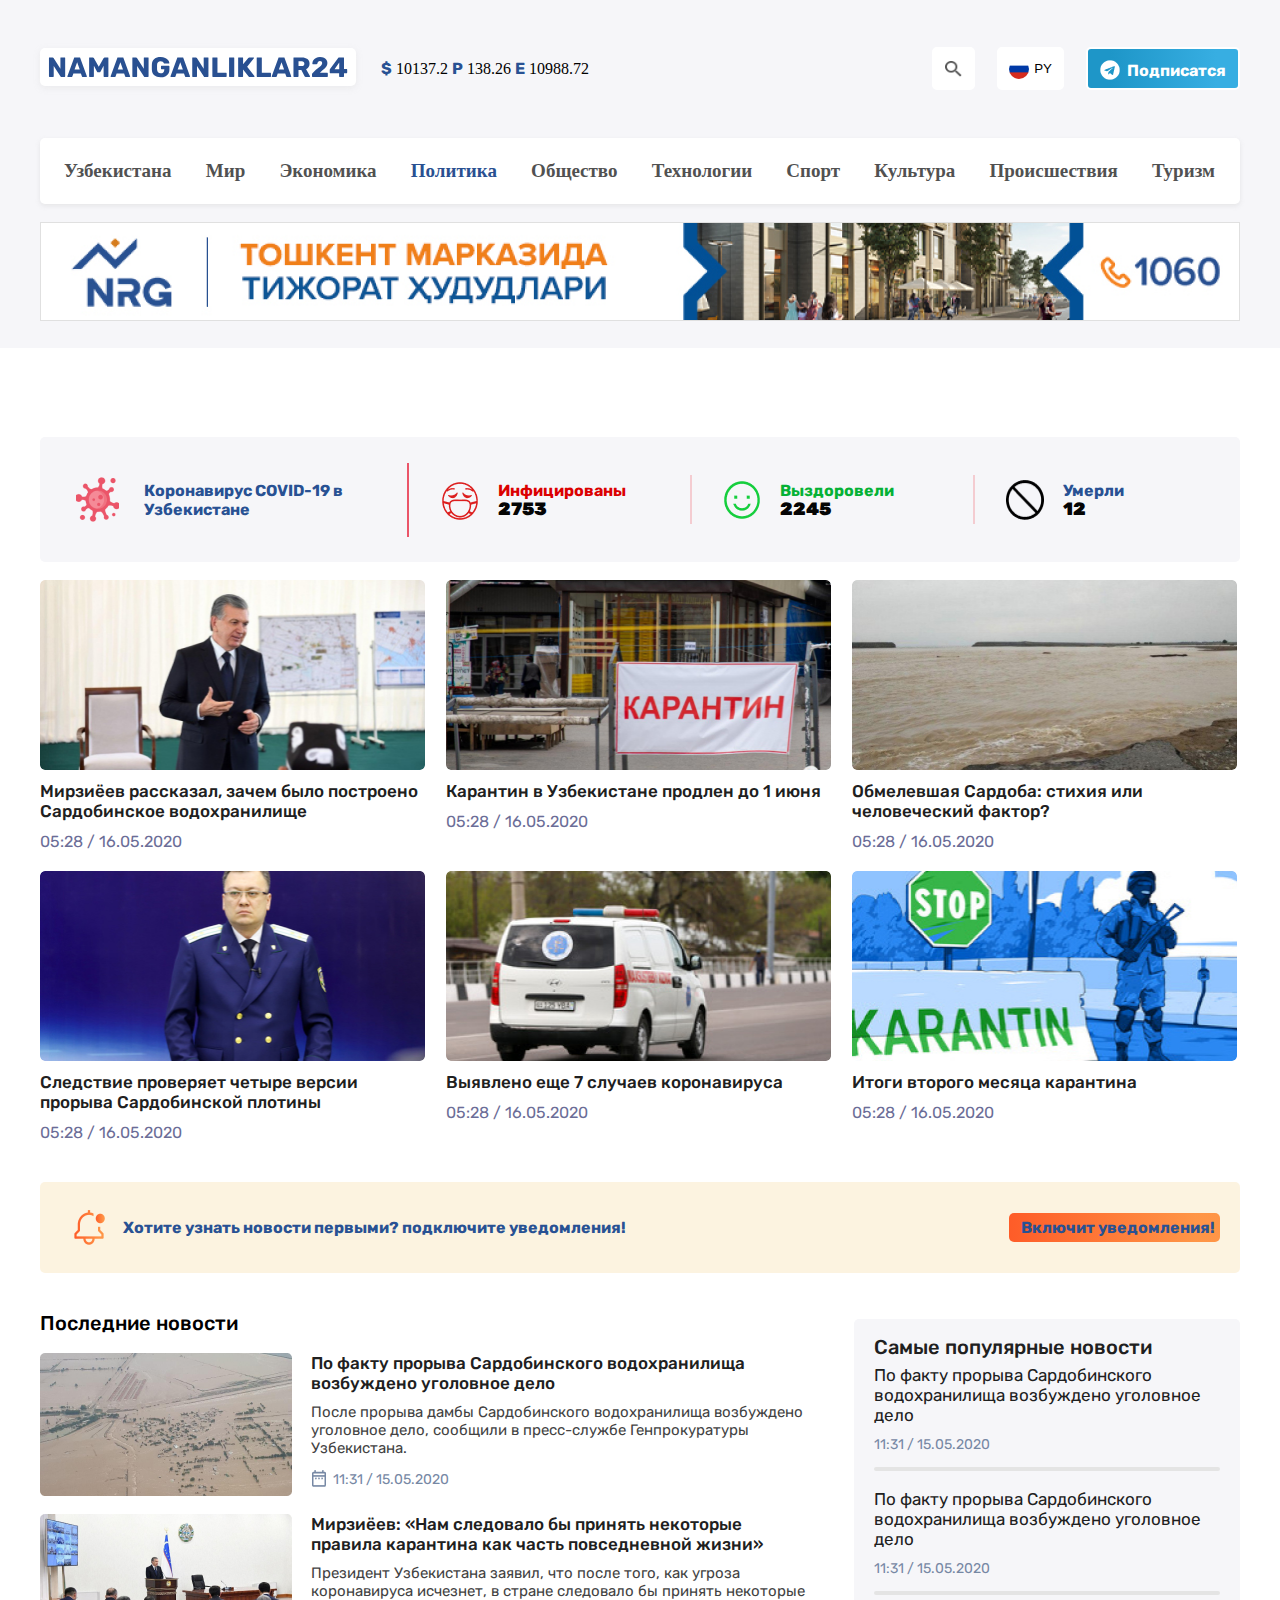
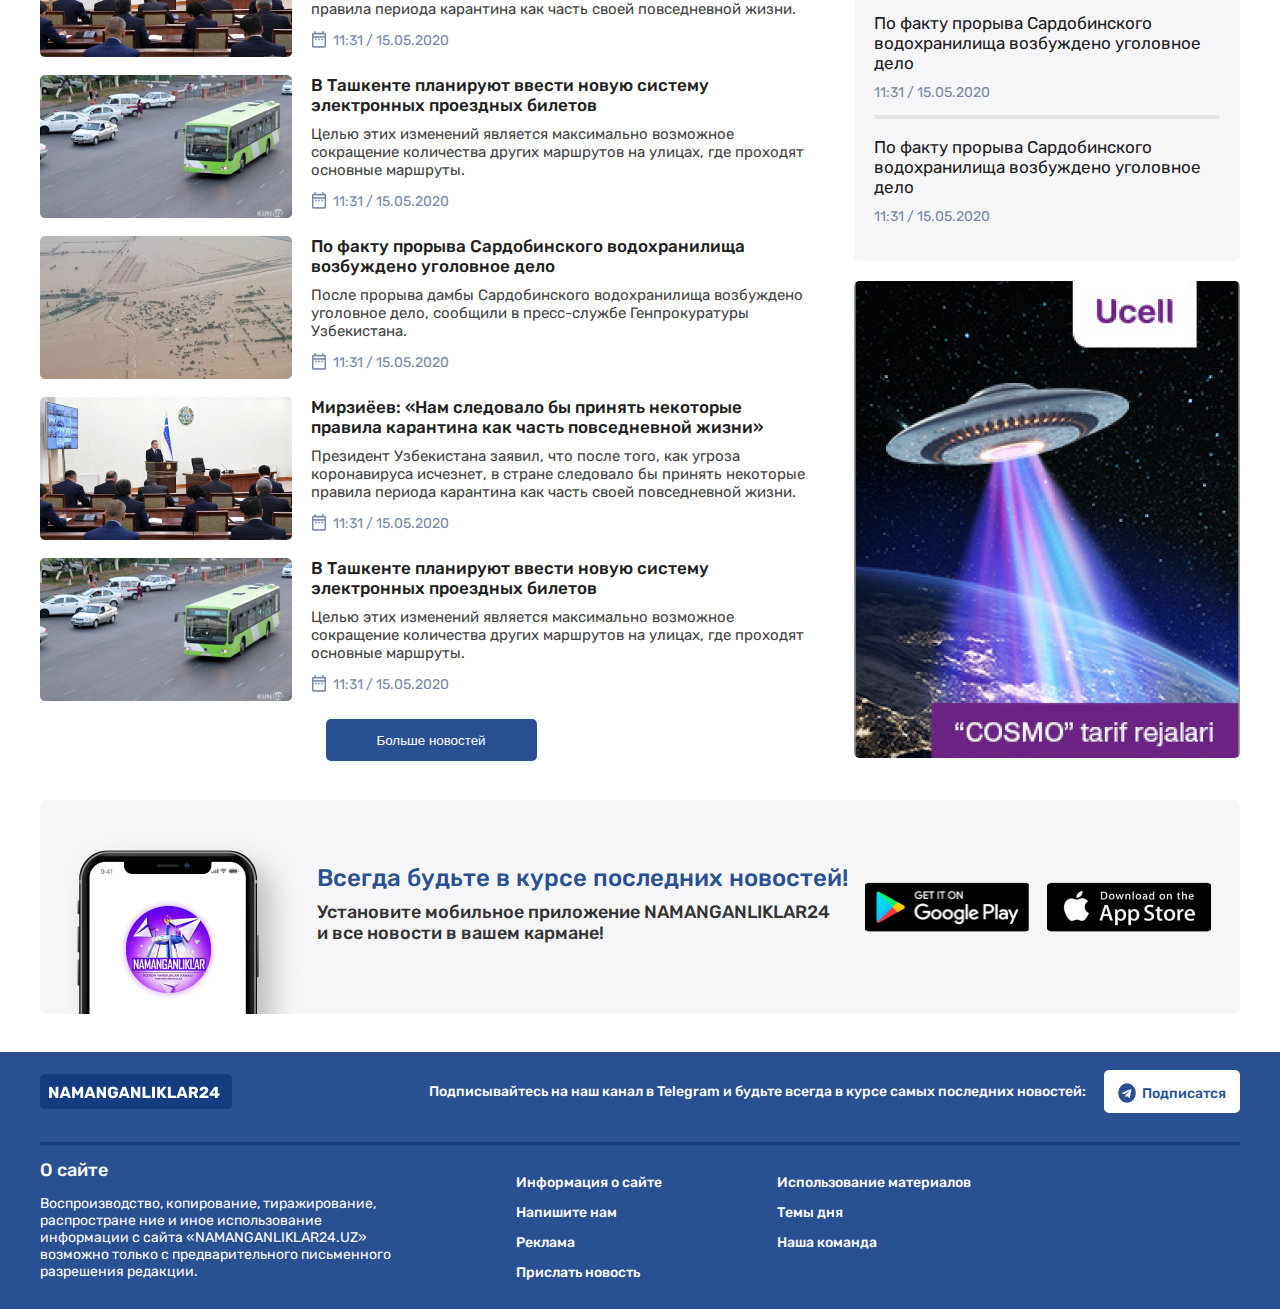
<file: index.html>
<!DOCTYPE html>
<html lang="en">
  <head>
    <meta charset="UTF-8" />
    <meta http-equiv="X-UA-Compatible" content="IE=edge" />
    <meta name="viewport" content="width=device-width, initial-scale=1.0" />
    <link rel="stylesheet" href="./main2.css" />
    <title>NAMANGANLIKLAR24.UZ</title>
  </head>
  <body>
    <header>
      <div class="container">
        <div class="header-box">
          <div class="logo">
            <a href="index.html">
              <img
                class="namangan-img"
                src="./images/logo.svg"
                alt="namangan24"
              />
            </a>
            <p class="currensy">
              <b class="currency-icon texts">$</b> 10137.2
              <b class="currency-icon texts">P</b> 138.26
              <b class="currency-icon texts">E</b> 10988.72
            </p>
          </div>
          <div class="header-btns">
            <button class="btn1">
              <img
                src="./images/Vector.jpg"
                alt="lupa"
                width="17.5px"
                height="15.5px"
              />
            </button>
            <button class="btn2">
              <img src="./images/flag.png" alt="bayroq" class="flag" />
              <p>PY</p>
            </button>
            <button class="btn3">
              <img src="./images/telegram.png" alt="telegram icon" />
              <a href="./contact.html" id="podpis" class="telegram texts"
                >Подписатся</a
              >
            </button>
          </div>
        </div>
        <nav>
          <ul class="nav-list">
            <a href="#"><li class="nav-items">Узбекистана</li></a>
            <a href="#"><li class="nav-items">Мир</li></a>
            <a href="#"><li class="nav-items">Экономика</li></a>
            <a href="./article.html" target="_blank">
              <li id="nav-items-id" class="nav-items">Политика</li></a
            >
            <a href="#"><li class="nav-items">Общество</li></a>
            <a href="#"><li class="nav-items">Технологии</li></a>
            <a href="#"><li class="nav-items">Спорт</li></a>
            <a href="#"><li class="nav-items">Культура</li></a>
            <a href="#"><li class="nav-items">Происшествия</li></a>
            <a href="#"><li class="nav-items">Туризм</li></a>
          </ul>
        </nav>
        <img
          src="./images/Rectangle.png"
          alt="reklama"
          class="header-img"
          width="1200px"
          height="99px"
        />
      </div>
    </header>
    <main>
      <div class="container">
        <section class="hero">
          <div class="statistc">
            <div class="carona">
              <img
                src="./images/carona.png"
                alt="covid 19"
                class="carona-icon"
              />
              <h5 class="carona-title texts">
                Коронавирус COVID-19 в Узбекистане
              </h5>
            </div>
            <img src="./images/line1.png" alt="a line" class="vertical-line1" />
            <div class="ils">
              <img src="./images/emojiill.png" alt="ill icon" class="icons" />
              <h6 id="ills" class="ils-title texts">
                Инфицированы <br /><b>2753</b>
              </h6>
            </div>
            <img
              src="./images/Rectangle2.png"
              alt="a line"
              class="vertical-line2"
            />
            <div class="healthy">
              <img src="./images/smile.png" alt="ill icon" class="icons" />
              <h6 id="recovery" class="ils-title texts">
                Выздоровели <br /><b>2245</b>
              </h6>
            </div>
            <img
              src="./images/Rectangle2.png"
              alt="a line"
              class="vertical-line2"
            />
            <div class="deads">
              <img
                src="./images/Vector-line.png"
                alt="ill icon"
                class="icons"
              />
              <h6 class="ils-title texts">Умерли <br /><b>12</b></h6>
            </div>
          </div>
          <div class="cards">
            <div class="main-card">
              <img
                src="./images/prezident@2x.jpg"
                alt="Shavkat Mirziyoyev"
                width="385px"
                height="190px"
                class="card-img"
              />
              <h6 class="img-caption texts">
                Мирзиёев рассказал, зачем было построено Сардобинское
                водохранилище
              </h6>
              <p class="time texts">05:28 / 16.05.2020</p>
            </div>
            <div class="main-card">
              <img
                src="./images/karantin.jpg"
                alt="Shavkat Mirziyoyev"
                width="385px"
                height="190px"
                class="card-img"
              />
              <h6 class="img-caption texts">
                Карантин в Узбекистане продлен до 1 июня
              </h6>
              <p class="time texts">05:28 / 16.05.2020</p>
            </div>
            <div class="main-card">
              <img
                src="./images/sardoba.jpg"
                alt="Sardoba"
                width="385px"
                height="190px"
                class="card-img"
              />
              <h6 class="img-caption texts">
                Обмелевшая Сардоба: стихия или человеческий фактор?
              </h6>
              <p class="time texts">05:28 / 16.05.2020</p>
            </div>
            <div class="main-card">
              <img
                src="./images/prokuror.jpg"
                alt="Shavkat Mirziyoyev"
                width="385px"
                height="190px"
                class="card-img"
              />
              <h6 class="img-caption texts">
                Следствие проверяет четыре версии прорыва Сардобинской плотины
              </h6>
              <p class="time texts">05:28 / 16.05.2020</p>
            </div>
            <div class="main-card">
              <img
                src="./images/tez-yordam.jpg"
                alt="Shavkat Mirziyoyev"
                width="385px"
                height="190px"
                class="card-img"
              />
              <h6 class="img-caption texts">
                Выявлено еще 7 случаев коронавируса
              </h6>
              <p class="time texts">05:28 / 16.05.2020</p>
            </div>
            <div class="main-card">
              <img
                src="./images/stop-karantin.jpg"
                alt="Shavkat Mirziyoyev"
                width="385px"
                height="190px"
                class="card-img"
              />
              <h6 class="img-caption texts">Итоги второго месяца карантина</h6>
              <p class="time texts">05:28 / 16.05.2020</p>
            </div>
          </div>
          <div class="notification">
            <div class="noti-left">
              <img
                src="./images/bell-icon.png"
                alt="bell icon"
                width="31px"
                height="35px"
              />
              <p class="noti-text texts">
                Хотите узнать новости первыми? подключите уведомления!
              </p>
            </div>
            <button class="btn4">
              <a href="#" class="telegram texts">Включит уведомления!</a>
            </button>
          </div>
        </section>
        <section class="article-section">
          <div class="article">
            <h3 class="article-header-title">Последние новости</h3>
            <div class="row">
              <img
                src="./images/rasm1.png"
                alt="sputnik"
                width="252px"
                height="143px"
              />
              <div class="article-right">
                <h4 class="article-title texts">
                  По факту прорыва Сардобинского водохранилища возбуждено
                  уголовное дело
                </h4>
                <p class="article-subtitle">
                  После прорыва дамбы Сардобинского водохранилища возбуждено
                  уголовное дело, сообщили в пресс-службе Генпрокуратуры
                  Узбекистана.
                </p>
                <div class="time-icon">
                  <img src="./images/time-icon.png" alt="taymer" />
                  <p class="time-value">11:31 / 15.05.2020</p>
                </div>
              </div>
            </div>
            <div class="row">
              <img
                src="./images/prezident2.png"
                alt="prizident"
                width="252px"
                height="143px"
              />
              <div class="article-right">
                <h4 class="article-title texts">
                  Мирзиёев: «Нам следовало бы принять некоторые правила
                  карантина как часть повседневной жизни»
                </h4>
                <p class="article-subtitle">
                  Президент Узбекистана заявил, что после того, как угроза
                  коронавируса исчезнет, в стране следовало бы принять некоторые
                  правила периода карантина как часть своей повседневной жизни.
                </p>
                <div class="time-icon">
                  <img src="./images/time-icon.png" alt="taymer" />
                  <p class="time-value">11:31 / 15.05.2020</p>
                </div>
              </div>
            </div>
            <div class="row">
              <img
                src="./images/avtobus.png"
                alt="sputnik"
                width="252px"
                height="143px"
              />
              <div class="article-right">
                <h4 class="article-title texts">
                  В Ташкенте планируют ввести новую систему электронных
                  проездных билетов
                </h4>
                <p class="article-subtitle">
                  Целью этих изменений является максимально возможное сокращение
                  количества других маршрутов на улицах, где проходят основные
                  маршруты.
                </p>
                <div class="time-icon">
                  <img src="./images/time-icon.png" alt="taymer" />
                  <p class="time-value">11:31 / 15.05.2020</p>
                </div>
              </div>
            </div>
            <div class="row">
              <img
                src="./images/rasm1.png"
                alt="sputnik"
                width="252px"
                height="143px"
              />
              <div class="article-right">
                <h4 class="article-title texts">
                  По факту прорыва Сардобинского водохранилища возбуждено
                  уголовное дело
                </h4>
                <p class="article-subtitle">
                  После прорыва дамбы Сардобинского водохранилища возбуждено
                  уголовное дело, сообщили в пресс-службе Генпрокуратуры
                  Узбекистана.
                </p>
                <div class="time-icon">
                  <img src="./images/time-icon.png" alt="taymer" />
                  <p class="time-value">11:31 / 15.05.2020</p>
                </div>
              </div>
            </div>
            <div class="row">
              <img
                src="./images/prezident2.png"
                alt="sputnik"
                width="252px"
                height="143px"
              />
              <div class="article-right">
                <h4 class="article-title texts">
                  Мирзиёев: «Нам следовало бы принять некоторые правила
                  карантина как часть повседневной жизни»
                </h4>
                <p class="article-subtitle">
                  Президент Узбекистана заявил, что после того, как угроза
                  коронавируса исчезнет, в стране следовало бы принять некоторые
                  правила периода карантина как часть своей повседневной жизни.
                </p>
                <div class="time-icon">
                  <img src="./images/time-icon.png" alt="taymer" />
                  <p class="time-value">11:31 / 15.05.2020</p>
                </div>
              </div>
            </div>
            <div class="row">
              <img
                src="./images/avtobus.png"
                alt="sputnik"
                width="252px"
                height="143px"
              />
              <div class="article-right">
                <h4 class="article-title texts">
                  В Ташкенте планируют ввести новую систему электронных
                  проездных билетов
                </h4>
                <p class="article-subtitle">
                  Целью этих изменений является максимально возможное сокращение
                  количества других маршрутов на улицах, где проходят основные
                  маршруты.
                </p>
                <div class="time-icon">
                  <img src="./images/time-icon.png" alt="taymer" />
                  <p class="time-value">11:31 / 15.05.2020</p>
                </div>
              </div>
            </div>
            <div class="row-button">
              <button class="btn-button">
                <a href="#" class="btn5">Больше новостей</a>
              </button>
            </div>
          </div>
          <aside>
            <div class="aside-article">
              <h4 class="aside-title">Cамые популярные новости</h4>
              <p class="aside-subtitle texts">
                По факту прорыва Сардобинского водохранилища возбуждено
                уголовное дело
              </p>
              <p class="time-value aside-time">11:31 / 15.05.2020</p>
              <hr class="aside-line" />
              <p class="aside-subtitle texts">
                По факту прорыва Сардобинского водохранилища возбуждено
                уголовное дело
              </p>
              <p class="time-value aside-time">11:31 / 15.05.2020</p>
              <hr class="aside-line" />
              <p class="aside-subtitle texts">
                По факту прорыва Сардобинского водохранилища возбуждено
                уголовное дело
              </p>
              <p class="time-value aside-time">11:31 / 15.05.2020</p>
              <hr class="aside-line" />
              <p class="aside-subtitle texts">
                По факту прорыва Сардобинского водохранилища возбуждено
                уголовное дело
              </p>
              <p class="time-value aside-time">11:31 / 15.05.2020</p>
            </div>
            <img src="./images/cosmos.png" alt="cosmos" class="aside-img" />
          </aside>
        </section>
        <section class="advertising-section">
          <div class="advertising">
            <img
              src="./images/telephone.png"
              alt="phone"
              class="advertising-img"
            />
            <div class="advertising-text">
              <h3 class="adver-text-title texts">
                Всегда будьте в курсе последних новостей!
              </h3>
              <p class="adver-text-subtitle">
                Установите мобильное приложение NAMANGANLIKLAR24 и все новости в
                вашем кармане!
              </p>
            </div>
            <div class="daonload">
              <img
                src="./images/googleplay 1.png"
                alt="google play"
                width="164px"
                height="50px"
                class="img-app"
              />
              <img
                src="./images/appstore.png"
                alt="app store"
                width="164px"
                height="50px"
              />
            </div>
          </div>
        </section>
      </div>
    </main>
    <footer>
      <div class="container">
        <div class="footer-source">
          <div class="footer-logo">
            <a href="#">
              <img
                src="images/NAMANGANLIKLAR24-footer.png"
                alt="namanganliklaR"
                class="footer-img"
              />
            </a>
          </div>
          <div class="footer-right">
            <p class="adv-rel">
              Подписывайтесь на наш канал в Telegram и будьте всегда в курсе
              самых последних новостей:
            </p>
            <button class="btn3 footer-btn">
              <img src="./images/cib_telegram.png" alt="telegram icon" />
              <a href="#" class="telegram1 texts">Подписатся</a>
            </button>
          </div>
        </div>
        <div class="footer-line">
          <img src="./images/footer-line.png" alt="a line" />
        </div>
        <div class="about-website">
          <div class="about-web1">
            <h6 class="about-web-title">О сайте</h6>
            <p class="about-text">
              Воспроизводство, копирование, тиражирование, распростране ние и
              иное использование информации с сайта «NAMANGANLIKLAR24.UZ»
              возможно только с предварительного письменного разрешения
              редакции.
            </p>
          </div>
          <div class="about-web2">
            <ul class="footer-list">
              <li class="footer-item">Информация о сайте</li>
              <li class="footer-item">Напишите нам</li>
              <li class="footer-item">Реклама</li>
              <li class="footer-item">Прислать новость</li>
            </ul>
          </div>
          <div class="about-web3">
            <ul class="footer-list-latest">
              <li class="latest-list">Использование материалов</li>
              <li class="latest-list">Темы дня</li>
              <li class="latest-list">Наша команда</li>
            </ul>
          </div>
        </div>
      </div>
    </footer>
    <script src="./js/index.js"></script>
  </body>
</html>
</file>
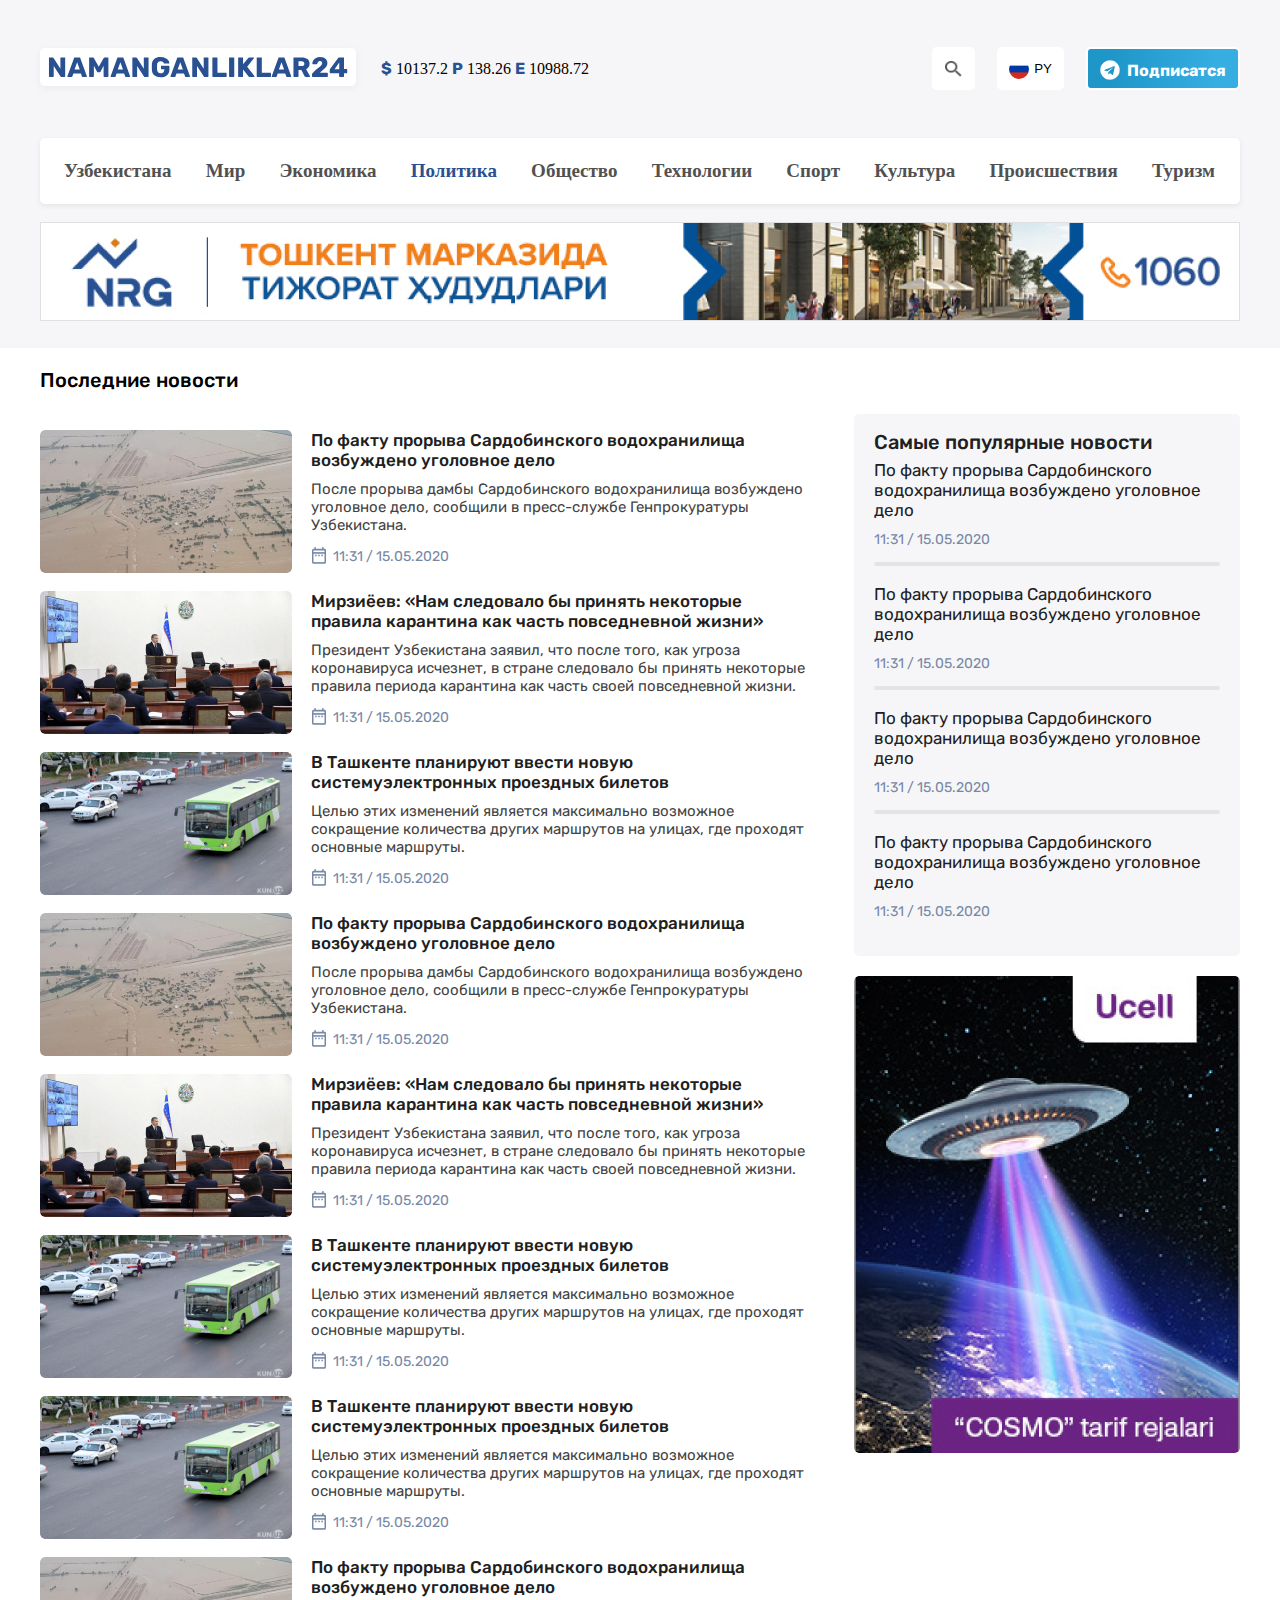
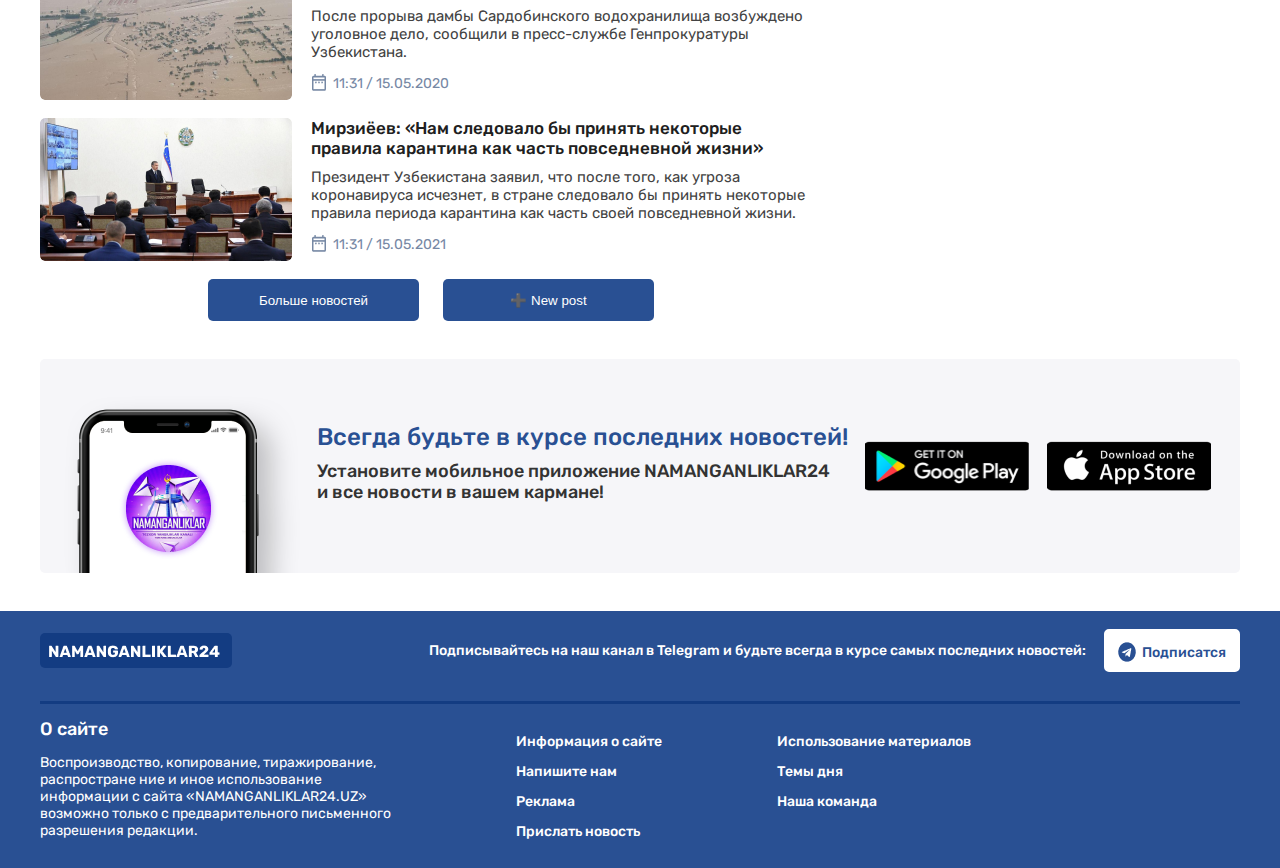
<file: article.html>
<!DOCTYPE html>
<html lang="en">
	<head>
		<meta charset="UTF-8" />
		<meta http-equiv="X-UA-Compatible" content="IE=edge" />
		<meta name="viewport" content="width=device-width, initial-scale=1.0" />
		<link rel="stylesheet" href="./main2.css" />
		<title>NAMANGANLIKLAR24.UZ</title>
	</head>
	<body>
		<header>
			<div class="container">
				<div class="header-box">
					<div class="logo">
						<a href="index.html">
							<img
								class="namangan-img"
								src="./images/logo.svg"
								alt="namangan24" />
						</a>
						<p class="currensy">
							<b class="currency-icon texts">$</b> 10137.2
							<b class="currency-icon texts">P</b> 138.26
							<b class="currency-icon texts">E</b> 10988.72
						</p>
					</div>
					<div class="header-btns">
						<button class="btn1">
							<img
								src="./images/Vector.jpg"
								alt="lupa"
								width="17.5px"
								height="15.5px" />
						</button>
						<button class="btn2">
							<img src="./images/flag.png" alt="bayroq" class="flag" />
							<p>PY</p>
						</button>
						<button class="btn3">
							<img src="./images/telegram.png" alt="telegram icon" />
							<a href="./contact.html" id="podpis" class="telegram texts"
								>Подписатся</a
							>
						</button>
					</div>
				</div>
				<nav>
					<ul class="nav-list">
						<a href="./index.html" target="_parent"
							><li class="nav-items">Узбекистана</li></a
						>
						<a href="#"><li class="nav-items">Мир</li></a>
						<a href="#"><li class="nav-items">Экономика</li></a>
						<a href="#">
							<li id="nav-items-id" class="nav-items">Политика</li></a
						>
						<a href="#"><li class="nav-items">Общество</li></a>
						<a href="#"><li class="nav-items">Технологии</li></a>
						<a href="#"><li class="nav-items">Спорт</li></a>
						<a href="#"><li class="nav-items">Культура</li></a>
						<a href="#"><li class="nav-items">Происшествия</li></a>
						<a href="#"><li class="nav-items">Туризм</li></a>
					</ul>
				</nav>
				<img
					src="./images/Rectangle.png"
					alt="reklama"
					class="header-img"
					width="1200px"
					height="99px" />
			</div>
		</header>
		<main>
			<div class="container">
				<section style="margin-top: 20px" class="article-section">
					<div class="articles">
						<h3 class="article-header-title">Последние новости</h3>
						<div class="article"></div>
						<!-- <div class="article">
							<div class="row">
								<img
									src="./images/rasm1.png"
									alt="sputnik"
									width="252px"
									height="143px" />
								<div class="article-right">
									<h4 class="article-title texts">
										По факту прорыва Сардобинского водохранилища
										возбуждено уголовное дело
									</h4>
									<p class="article-subtitle">
										После прорыва дамбы Сардобинского водохранилища
										возбуждено уголовное дело, сообщили в пресс-службе
										Генпрокуратуры Узбекистана.
									</p>
									<div class="time-icon">
										<img src="./images/time-icon.png" alt="taymer" />
										<p class="time-value">11:31 / 15.05.2020</p>
									</div>
								</div>
							</div>
							<div class="row">
								<img
									src="./images/prezident2.png"
									alt="prizident"
									width="252px"
									height="143px" />
								<div class="article-right">
									<h4 class="article-title texts">
										Мирзиёев: «Нам следовало бы принять некоторые
										правила карантина как часть повседневной жизни»
									</h4>
									<p class="article-subtitle">
										Президент Узбекистана заявил, что после того, как
										угроза коронавируса исчезнет, в стране следовало
										бы принять некоторые правила периода карантина как
										часть своей повседневной жизни.
									</p>
									<div class="time-icon">
										<img src="./images/time-icon.png" alt="taymer" />
										<p class="time-value">11:31 / 15.05.2020</p>
									</div>
								</div>
							</div>
							<div class="row">
								<img
									src="./images/avtobus.png"
									alt="sputnik"
									width="252px"
									height="143px" />
								<div class="article-right">
									<h4 class="article-title texts">
										В Ташкенте планируют ввести новую систему
										электронных проездных билетов
									</h4>
									<p class="article-subtitle">
										Целью этих изменений является максимально
										возможное сокращение количества других маршрутов
										на улицах, где проходят основные маршруты.
									</p>
									<div class="time-icon">
										<img src="./images/time-icon.png" alt="taymer" />
										<p class="time-value">11:31 / 15.05.2020</p>
									</div>
								</div>
							</div>
							<div class="row">
								<img
									src="./images/rasm1.png"
									alt="sputnik"
									width="252px"
									height="143px" />
								<div class="article-right">
									<h4 class="article-title texts">
										По факту прорыва Сардобинского водохранилища
										возбуждено уголовное дело
									</h4>
									<p class="article-subtitle">
										После прорыва дамбы Сардобинского водохранилища
										возбуждено уголовное дело, сообщили в пресс-службе
										Генпрокуратуры Узбекистана.
									</p>
									<div class="time-icon">
										<img src="./images/time-icon.png" alt="taymer" />
										<p class="time-value">11:31 / 15.05.2020</p>
									</div>
								</div>
							</div>
							<div class="row">
								<img
									src="./images/prezident2.png"
									alt="sputnik"
									width="252px"
									height="143px" />
								<div class="article-right">
									<h4 class="article-title texts">
										Мирзиёев: «Нам следовало бы принять некоторые
										правила карантина как часть повседневной жизни»
									</h4>
									<p class="article-subtitle">
										Президент Узбекистана заявил, что после того, как
										угроза коронавируса исчезнет, в стране следовало
										бы принять некоторые правила периода карантина как
										часть своей повседневной жизни.
									</p>
									<div class="time-icon">
										<img src="./images/time-icon.png" alt="taymer" />
										<p class="time-value">11:31 / 15.05.2020</p>
									</div>
								</div>
							</div>
							<div class="row">
								<img
									src="./images/avtobus.png"
									alt="sputnik"
									width="252px"
									height="143px" />
								<div class="article-right">
									<h4 class="article-title texts">
										В Ташкенте планируют ввести новую систему
										электронных проездных билетов
									</h4>
									<p class="article-subtitle">
										Целью этих изменений является максимально
										возможное сокращение количества других маршрутов
										на улицах, где проходят основные маршруты.
									</p>
									<div class="time-icon">
										<img src="./images/time-icon.png" alt="taymer" />
										<p class="time-value">11:31 / 15.05.2020</p>
									</div>
								</div>
							</div>
							<div class="row">
								<img
									src="./images/avtobus.png"
									alt="sputnik"
									width="252px"
									height="143px" />
								<div class="article-right">
									<h4 class="article-title texts">
										В Ташкенте планируют ввести новую систему
										электронных проездных билетов
									</h4>
									<p class="article-subtitle">
										Целью этих изменений является максимально
										возможное сокращение количества других маршрутов
										на улицах, где проходят основные маршруты.
									</p>
									<div class="time-icon">
										<img src="./images/time-icon.png" alt="taymer" />
										<p class="time-value">11:31 / 15.05.2020</p>
									</div>
								</div>
							</div>
							<div class="row">
								<img
									src="./images/rasm1.png"
									alt="sputnik"
									width="252px"
									height="143px" />
								<div class="article-right">
									<h4 class="article-title texts">
										По факту прорыва Сардобинского водохранилища
										возбуждено уголовное дело
									</h4>
									<p class="article-subtitle">
										После прорыва дамбы Сардобинского водохранилища
										возбуждено уголовное дело, сообщили в пресс-службе
										Генпрокуратуры Узбекистана.
									</p>
									<div class="time-icon">
										<img src="./images/time-icon.png" alt="taymer" />
										<p class="time-value">11:31 / 15.05.2020</p>
									</div>
								</div>
							</div>
							<div class="row">
								<img
									src="./images/prezident2.png"
									alt="sputnik"
									width="252px"
									height="143px" />
								<div class="article-right">
									<h4 class="article-title texts">
										Мирзиёев: «Нам следовало бы принять некоторые
										правила карантина как часть повседневной жизни»
									</h4>
									<p class="article-subtitle">
										Президент Узбекистана заявил, что после того, как
										угроза коронавируса исчезнет, в стране следовало
										бы принять некоторые правила периода карантина как
										часть своей повседневной жизни.
									</p>
									<div class="time-icon">
										<img src="./images/time-icon.png" alt="taymer" />
										<p class="time-value">11:31 / 15.05.2020</p>
									</div>
								</div>
							</div>
							
						</div> -->
						<div class="row-button">
							<a href="./list.html" class="btn5">
								<button id="btn" class="btn-button">
									Больше новостей
								</button>
							</a>
							<button
								class="add-post btn-button"
								id="btn"
								style="margin-left: 20px">
								➕ New post
							</button>
						</div>
					</div>
					<aside>
						<div class="aside-article">
							<h4 class="aside-title">Cамые популярные новости</h4>
							<p class="aside-subtitle texts">
								По факту прорыва Сардобинского водохранилища возбуждено
								уголовное дело
							</p>
							<p class="time-value aside-time">11:31 / 15.05.2020</p>
							<hr class="aside-line" />
							<p class="aside-subtitle texts">
								По факту прорыва Сардобинского водохранилища возбуждено
								уголовное дело
							</p>
							<p class="time-value aside-time">11:31 / 15.05.2020</p>
							<hr class="aside-line" />
							<p class="aside-subtitle texts">
								По факту прорыва Сардобинского водохранилища возбуждено
								уголовное дело
							</p>
							<p class="time-value aside-time">11:31 / 15.05.2020</p>
							<hr class="aside-line" />
							<p class="aside-subtitle texts">
								По факту прорыва Сардобинского водохранилища возбуждено
								уголовное дело
							</p>
							<p class="time-value aside-time">11:31 / 15.05.2020</p>
						</div>
						<img
							src="./images/cosmos.png"
							alt="cosmos"
							class="aside-img" />
					</aside>
				</section>
				<section class="modal-section">
					<div class="container">
						<div class="modal">
							<h3 class="modal-title texts">Add new post</h3>
							<hr class="form-line" />
							<form class="form form-control">
								<label class="label-title" for="title"
									>Post title</label
								>
								<input
									class="input-title"
									id="title"
									name="title"
									type="text" />
								<label class="label-title" for="subtitle"
									>Post subtitle</label
								>
								<input
									class="input-subtitle"
									id="subtitle"
									name="subtitle"
									type="text" />
								<label class="label-title" for="image"
									>Post image</label
								>
								<input
									class="input-image"
									id="image"
									name="image"
									type="text" />
								<label class="label-title" for="time">Time</label>
								<input class="input-time" id="time" type="time" />
								<label class="label-title" for="date">Date</label>
								<input class="input-date" id="date" type="date" />
								<div>
									<button id="btn" class="close-btn btn-button">
										Close
									</button>
									<button
										type="submit"
										id="btn"
										class="submit btn-button">
										Create post
									</button>
								</div>
							</form>
						</div>




                        



                        <div class="modal modal3">
							<h3 class="modal-title texts">Update post</h3>
							<hr class="form-line" />
							<form class="form form-control">
								<label class="label-title" for="title"
									>Post title</label
								>
								<input
									class="input-title"
									id="updatetitle"
									name="title"
									type="text" />
                                <input
									
									id="thisid"
									
									type="hidden" />
								<label class="label-title" for="subtitle"
									>Post subtitle</label
								>
								<input
									class="input-subtitle"
									id="updatesubtitle"
									name="subtitle"
									type="text" />
								<label class="label-title" for="image"
									>Post image</label
								>
								<input
									class="input-image"
									id="updateimage"
									name="image"
									type="text" />
								<label class="label-title" for="time">Time</label>
								<input class="input-time" id="time" type="time" />
								<label class="label-title" for="date">Date</label>
								<input class="input-date" id="date" type="date" />
								<div>
									<button id="btn" class="close-btn btn-button">
										Close
									</button>
									<button
										type="submit"
										id="btn"
										class="submit btn-button update">
										Update post
									</button>
								</div>
							</form>
						</div>


                        
						<div class="modal2">
							<h3 class="modal-title texts">Delete post</h3>
							<hr class="form-line" />
							<p class="label-title">
								Rostan ham bu postni o'chirmoqchimisiz ?
							</p>
							<div class="modal-btns">
								<button id="btn" class="btn-button delbtn">ok</button
								><button class="btn-button cencel" id="btn">
									cancel
								</button>
							</div>
						</div>
					</div>
				</section>
				<section class="advertising-section">
					<div class="advertising">
						<img
							src="./images/telephone.png"
							alt="phone"
							class="advertising-img" />
						<div class="advertising-text">
							<h3 class="adver-text-title texts">
								Всегда будьте в курсе последних новостей!
							</h3>
							<p class="adver-text-subtitle">
								Установите мобильное приложение NAMANGANLIKLAR24 и все
								новости в вашем кармане!
							</p>
						</div>
						<div class="daonload">
							<img
								src="./images/googleplay 1.png"
								alt="google play"
								width="164px"
								height="50px"
								class="img-app" />
							<img
								src="./images/appstore.png"
								alt="app store"
								width="164px"
								height="50px" />
						</div>
					</div>
				</section>
			</div>
		</main>
		<footer>
			<div class="container">
				<div class="footer-source">
					<div class="footer-logo">
						<a href="#">
							<img
								src="images/NAMANGANLIKLAR24-footer.png"
								alt="namanganliklaR"
								class="footer-img" />
						</a>
					</div>
					<div class="footer-right">
						<p class="adv-rel">
							Подписывайтесь на наш канал в Telegram и будьте всегда в
							курсе самых последних новостей:
						</p>
						<button class="btn3 footer-btn">
							<img src="./images/cib_telegram.png" alt="telegram icon" />
							<a href="#" class="telegram1 texts">Подписатся</a>
						</button>
					</div>
				</div>
				<div class="footer-line">
					<img src="./images/footer-line.png" alt="a line" />
				</div>
				<div class="about-website">
					<div class="about-web1">
						<h6 class="about-web-title">О сайте</h6>
						<p class="about-text">
							Воспроизводство, копирование, тиражирование, распростране
							ние и иное использование информации с сайта
							«NAMANGANLIKLAR24.UZ» возможно только с предварительного
							письменного разрешения редакции.
						</p>
					</div>
					<div class="about-web2">
						<ul class="footer-list">
							<li class="footer-item">Информация о сайте</li>
							<li class="footer-item">Напишите нам</li>
							<li class="footer-item">Реклама</li>
							<li class="footer-item">Прислать новость</li>
						</ul>
					</div>
					<div class="about-web3">
						<ul class="footer-list-latest">
							<li class="latest-list">Использование материалов</li>
							<li class="latest-list">Темы дня</li>
							<li class="latest-list">Наша команда</li>
						</ul>
					</div>
				</div>
			</div>
		</footer>
		<script src="./js/posts.js"></script>
		<script src="./js/main.js"></script>
	</body>
</html>
</file>
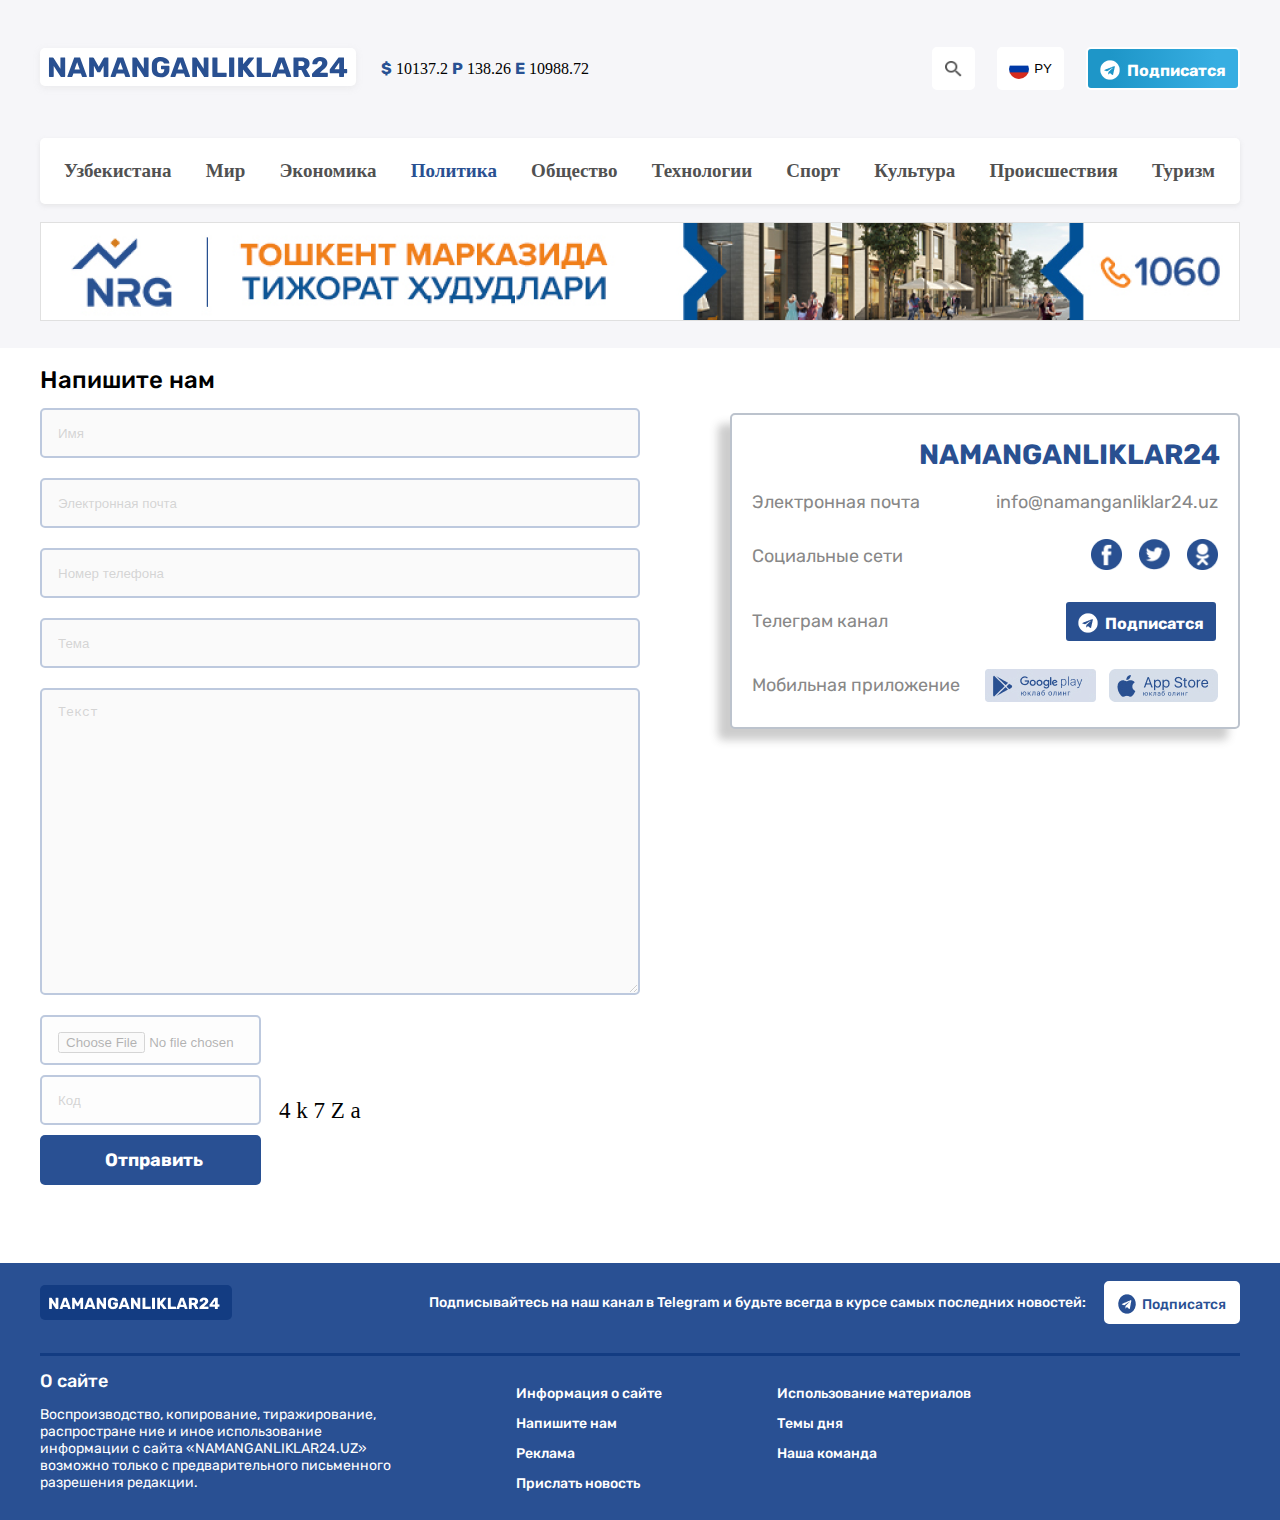
<file: contact.html>
<!DOCTYPE html>
<html lang="en">
  <head>
    <meta charset="UTF-8" />
    <meta http-equiv="X-UA-Compatible" content="IE=edge" />
    <meta name="viewport" content="width=device-width, initial-scale=1.0" />
    <link rel="stylesheet" href="./main2.css" />
    <title>NAMANGANLIKLAR24.UZ</title>
  </head>
  <body>
    <header>
      <div class="container">
        <div class="header-box">
          <div class="logo">
            <a href="index.html">
              <img
                class="namangan-img"
                src="./images/logo.svg"
                alt="namangan24"
              />
            </a>
            <p class="currensy">
              <b class="currency-icon texts">$</b> 10137.2
              <b class="currency-icon texts">P</b> 138.26
              <b class="currency-icon texts">E</b> 10988.72
            </p>
          </div>
          <div class="header-btns">
            <button class="btn1">
              <img
                src="./images/Vector.jpg"
                alt="lupa"
                width="17.5px"
                height="15.5px"
              />
            </button>
            <button class="btn2">
              <img src="./images/flag.png" alt="bayroq" class="flag" />
              <p>PY</p>
            </button>
            <button class="btn3">
              <img src="./images/telegram.png" alt="telegram icon" />
              <a href="#" id="podpis" class="telegram texts">Подписатся</a>
            </button>
          </div>
        </div>
        <nav>
          <ul class="nav-list">
            <a href="./index.html" target="_parent"
              ><li class="nav-items">Узбекистана</li></a
            >
            <a href="#"><li class="nav-items">Мир</li></a>
            <a href="#"><li class="nav-items">Экономика</li></a>
            <a href="./article.html" target="_blank">
              <li id="nav-items-id" class="nav-items">Политика</li></a
            >
            <a href="#"><li class="nav-items">Общество</li></a>
            <a href="#"><li class="nav-items">Технологии</li></a>
            <a href="#"><li class="nav-items">Спорт</li></a>
            <a href="#"><li class="nav-items">Культура</li></a>
            <a href="#"><li class="nav-items">Происшествия</li></a>
            <a href="#"><li class="nav-items">Туризм</li></a>
          </ul>
        </nav>
        <img
          src="./images/Rectangle.png"
          alt="reklama"
          class="header-img"
          width="1200px"
          height="99px"
        />
      </div>
    </header>
    <main>
      <div class="container">
        <section class="form-section">
          <form action="https://echo.htmlacademy.ru/" class="form">
            <h5 class="form-title">Напишите нам</h5>
            <div class="inputs">
              <input type="text" name="text" class="ism" placeholder="Имя" />
              <input
                type="email"
                name="email"
                class="ism"
                placeholder="Электронная почта"
              />
              <input
                type="tel"
                name="tel"
                class="ism"
                placeholder="Номер телефона"
              />
              <input type="text" name="text" class="ism" placeholder="Тема" />
              <textarea
                placeholder="Текст"
                class="for-text"
                name="text"
                cols="30"
                rows="10"
              ></textarea>
              <input
                type="file"
                name="file"
                id="file"
                class="forfile"
                placeholder="Прикрепить файл "
              />
              <div class="sms-code">
                <input
                  type="text"
                  name="text"
                  class="forfile"
                  placeholder="Код"
                />
                <p class="code-t">4 k 7 Z a</p>
              </div>
              <button id="btn-submit" type="submit">
                <a href="https://echo.htmlacademy.ru/">Отправить</a>
              </button>
            </div>
          </form>
          <div class="advertising-BLOCK">
            <h2 class="advert-title">NAMANGANLIKLAR24</h2>
            <div class="networks">
              <div class="e-mail">
                <p class="email-left">Электронная почта</p>
                <p class="email-left">info@namanganliklar24.uz</p>
              </div>
              <div class="e-mail">
                <p class="email-left">Социальные сети</p>
                <div class="set-icons">
                  <img
                    src="./images/facebook.png"
                    alt="facebook icon"
                    class="facebook"
                    width="31px"
                    height="31px"
                  />
                  <img
                    src="./images/twitter.png"
                    alt="twitter icon"
                    class="facebook"
                    width="31px"
                    height="31px"
                  />
                  <img
                    src="./images/ok.png"
                    alt=" icon"
                    class="facebook"
                    width="31px"
                    height="31px"
                  />
                </div>
              </div>
              <div class="e-mail">
                <p class="email-left">Телеграм канал</p>
                <button class="btn3 btn8" type="submit">
                  <img src="./images/telegram.png" alt="telegram icon" />
                  <a href="#" id="podpis " class="telegram texts">Подписатся</a>
                </button>
              </div>
              <div class="e-mail">
                <p class="email-left">Мобильная приложение</p>
                <div class="app-imgs">
                  <img
                    src="./images/googleplaypro.jpg"
                    alt="googleplay"
                    class="app-left"
                  />
                  <img
                    src="./images/appstorepro.jpg"
                    alt="googleplay"
                    class="app-right"
                  />
                </div>
              </div>
            </div>
          </div>
        </section>
      </div>
    </main>
    <footer>
      <div class="container">
        <div class="footer-source">
          <div class="footer-logo">
            <a href="#">
              <img
                src="images/NAMANGANLIKLAR24-footer.png"
                alt="namanganliklaR"
                class="footer-img"
              />
            </a>
          </div>
          <div class="footer-right">
            <p class="adv-rel">
              Подписывайтесь на наш канал в Telegram и будьте всегда в курсе
              самых последних новостей:
            </p>
            <button class="btn3 footer-btn">
              <img src="./images/cib_telegram.png" alt="telegram icon" />
              <a href="#" class="telegram1 texts">Подписатся</a>
            </button>
          </div>
        </div>
        <div class="footer-line">
          <img src="./images/footer-line.png" alt="a line" />
        </div>
        <div class="about-website">
          <div class="about-web1">
            <h6 class="about-web-title">О сайте</h6>
            <p class="about-text">
              Воспроизводство, копирование, тиражирование, распростране ние и
              иное использование информации с сайта «NAMANGANLIKLAR24.UZ»
              возможно только с предварительного письменного разрешения
              редакции.
            </p>
          </div>
          <div class="about-web2">
            <ul class="footer-list">
              <li class="footer-item">Информация о сайте</li>
              <li class="footer-item">Напишите нам</li>
              <li class="footer-item">Реклама</li>
              <li class="footer-item">Прислать новость</li>
            </ul>
          </div>
          <div class="about-web3">
            <ul class="footer-list-latest">
              <li class="latest-list">Использование материалов</li>
              <li class="latest-list">Темы дня</li>
              <li class="latest-list">Наша команда</li>
            </ul>
          </div>
        </div>
      </div>
    </footer>
  </body>
</html>
</file>
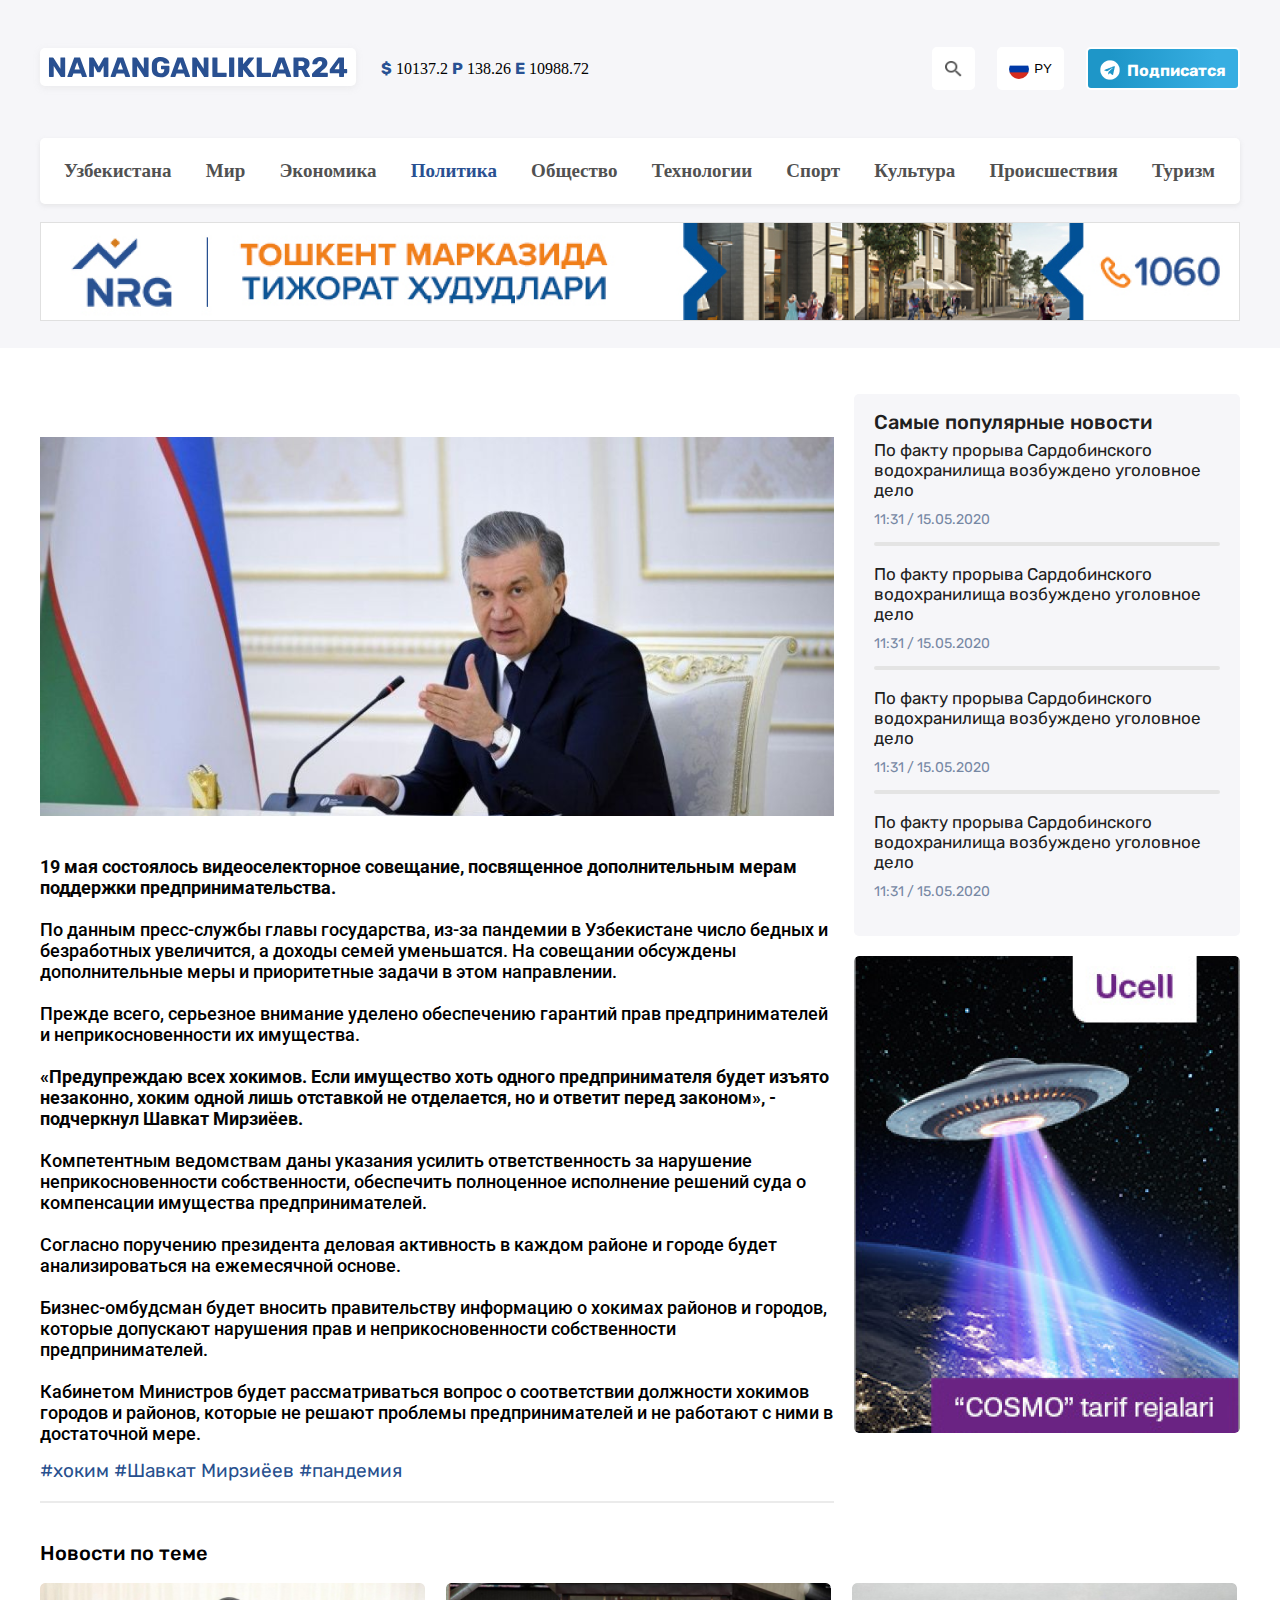
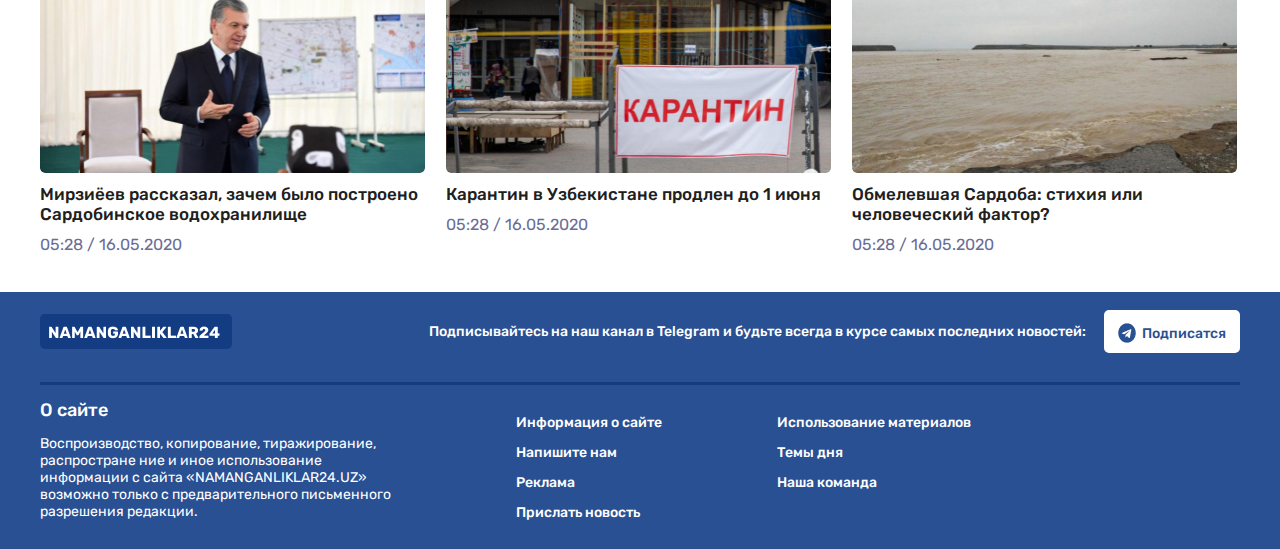
<file: list.html>
<!DOCTYPE html>
<html lang="en">
  <head>
    <meta charset="UTF-8" />
    <meta http-equiv="X-UA-Compatible" content="IE=edge" />
    <meta name="viewport" content="width=device-width, initial-scale=1.0" />
    <link rel="stylesheet" href="./main2.css" />
    <title>NAMANGANLIKLAR24.UZ</title>
  </head>
  <body>
    <header>
      <div class="container">
        <div class="header-box">
          <div class="logo">
            <a href="index.html">
              <img
                class="namangan-img"
                src="./images/logo.svg"
                alt="namangan24"
              />
            </a>
            <p class="currensy">
              <b class="currency-icon texts">$</b> 10137.2
              <b class="currency-icon texts">P</b> 138.26
              <b class="currency-icon texts">E</b> 10988.72
            </p>
          </div>
          <div class="header-btns">
            <button class="btn1">
              <img
                src="./images/Vector.jpg"
                alt="lupa"
                width="17.5px"
                height="15.5px"
              />
            </button>
            <button class="btn2">
              <img src="./images/flag.png" alt="bayroq" class="flag" />
              <p>PY</p>
            </button>
            <button class="btn3">
              <img src="./images/telegram.png" alt="telegram icon" />
              <a href="./contact.html" id="podpis" class="telegram texts"
                >Подписатся</a
              >
            </button>
          </div>
        </div>
        <nav>
          <ul class="nav-list">
            <a href="./index.html" target="_parent"
              ><li class="nav-items">Узбекистана</li></a
            >
            <a href="#"><li class="nav-items">Мир</li></a>
            <a href="#"><li class="nav-items">Экономика</li></a>
            <a href="./article.html" target="_blank">
              <li id="nav-items-id" class="nav-items">Политика</li></a
            >
            <a href="#"><li class="nav-items">Общество</li></a>
            <a href="#"><li class="nav-items">Технологии</li></a>
            <a href="#"><li class="nav-items">Спорт</li></a>
            <a href="#"><li class="nav-items">Культура</li></a>
            <a href="#"><li class="nav-items">Происшествия</li></a>
            <a href="#"><li class="nav-items">Туризм</li></a>
          </ul>
        </nav>
        <img
          src="./images/Rectangle.png"
          alt="reklama"
          class="header-img"
          width="1200px"
          height="99px"
        />
      </div>
    </header>
    <main>
      <div class="container">
        <section class="article-section">
          <div class="hero">
            <img
              src="./images/mirziyayev.png"
              alt="shavkat mirziyayev"
              width="794px"
              height="379px"
            />
            <p class="hero-paragraph">
              <b
                >19 мая состоялось видеоселекторное совещание, посвященное
                дополнительным мерам поддержки предпринимательства.
              </b>
              <br />
              <br />
              По данным пресс-службы главы государства, из-за пандемии в
              Узбекистане число бедных и безработных увеличится, а доходы семей
              уменьшатся. На совещании обсуждены дополнительные меры и
              приоритетные задачи в этом направлении. <br />
              <br />
              Прежде всего, серьезное внимание уделено обеспечению гарантий прав
              предпринимателей и неприкосновенности их имущества. <br />
              <br />
              <b>
                «Предупреждаю всех хокимов. Если имущество хоть одного
                предпринимателя будет изъято незаконно, хоким одной лишь
                отставкой не отделается, но и ответит перед законом», -
                подчеркнул Шавкат Мирзиёев.
              </b>
              <br />
              <br />Компетентным ведомствам даны указания усилить
              ответственность за нарушение неприкосновенности собственности,
              обеспечить полноценное исполнение решений суда о компенсации
              имущества предпринимателей. <br />
              <br />
              Согласно поручению президента деловая активность в каждом районе и
              городе будет анализироваться на ежемесячной основе. <br />
              <br />
              Бизнес-омбудсман будет вносить правительству информацию о хокимах
              районов и городов, которые допускают нарушения прав и
              неприкосновенности собственности предпринимателей. <br />
              <br />
              Кабинетом Министров будет рассматриваться вопрос о соответствии
              должности хокимов городов и районов, которые не решают проблемы
              предпринимателей и не работают с ними в достаточной мере.
            </p>
            <p id="another-block">#хоким #Шавкат Мирзиёев #пандемия</p>
            <hr class="last-line" width="794" />
          </div>

          <aside>
            <div class="aside-article">
              <h4 class="aside-title">Cамые популярные новости</h4>
              <p class="aside-subtitle texts">
                По факту прорыва Сардобинского водохранилища возбуждено
                уголовное дело
              </p>
              <p class="time-value aside-time">11:31 / 15.05.2020</p>
              <hr class="aside-line" />
              <p class="aside-subtitle texts">
                По факту прорыва Сардобинского водохранилища возбуждено
                уголовное дело
              </p>
              <p class="time-value aside-time">11:31 / 15.05.2020</p>
              <hr class="aside-line" />
              <p class="aside-subtitle texts">
                По факту прорыва Сардобинского водохранилища возбуждено
                уголовное дело
              </p>
              <p class="time-value aside-time">11:31 / 15.05.2020</p>
              <hr class="aside-line" />
              <p class="aside-subtitle texts">
                По факту прорыва Сардобинского водохранилища возбуждено
                уголовное дело
              </p>
              <p class="time-value aside-time">11:31 / 15.05.2020</p>
            </div>
            <img src="./images/cosmos.png" alt="cosmos" class="aside-img" />
          </aside>
        </section>
        <section class="news">
          <h3 class="news-title">Новости по теме</h3>
          <div class="cards">
            <div class="main-card">
              <img
                src="./images/prezident@2x.jpg"
                alt="Shavkat Mirziyoyev"
                width="385px"
                height="190px"
                class="card-img"
              />
              <h6 class="img-caption texts">
                Мирзиёев рассказал, зачем было построено Сардобинское
                водохранилище
              </h6>
              <p class="time texts">05:28 / 16.05.2020</p>
            </div>
            <div class="main-card">
              <img
                src="./images/karantin.jpg"
                alt="Shavkat Mirziyoyev"
                width="385px"
                height="190px"
                class="card-img"
              />
              <h6 class="img-caption texts">
                Карантин в Узбекистане продлен до 1 июня
              </h6>
              <p class="time texts">05:28 / 16.05.2020</p>
            </div>
            <div class="main-card">
              <img
                src="./images/sardoba.jpg"
                alt="Sardoba"
                width="385px"
                height="190px"
                class="card-img"
              />
              <h6 class="img-caption texts">
                Обмелевшая Сардоба: стихия или человеческий фактор?
              </h6>
              <p class="time texts">05:28 / 16.05.2020</p>
            </div>
          </div>
        </section>
      </div>
    </main>
    <footer>
      <div class="container">
        <div class="footer-source">
          <div class="footer-logo">
            <a href="#">
              <img
                src="images/NAMANGANLIKLAR24-footer.png"
                alt="namanganliklaR"
                class="footer-img"
              />
            </a>
          </div>
          <div class="footer-right">
            <p class="adv-rel">
              Подписывайтесь на наш канал в Telegram и будьте всегда в курсе
              самых последних новостей:
            </p>
            <button class="btn3 footer-btn">
              <img src="./images/cib_telegram.png" alt="telegram icon" />
              <a href="#" class="telegram1 texts">Подписатся</a>
            </button>
          </div>
        </div>
        <div class="footer-line">
          <img src="./images/footer-line.png" alt="a line" />
        </div>
        <div class="about-website">
          <div class="about-web1">
            <h6 class="about-web-title">О сайте</h6>
            <p class="about-text">
              Воспроизводство, копирование, тиражирование, распростране ние и
              иное использование информации с сайта «NAMANGANLIKLAR24.UZ»
              возможно только с предварительного письменного разрешения
              редакции.
            </p>
          </div>
          <div class="about-web2">
            <ul class="footer-list">
              <li class="footer-item">Информация о сайте</li>
              <li class="footer-item">Напишите нам</li>
              <li class="footer-item">Реклама</li>
              <li class="footer-item">Прислать новость</li>
            </ul>
          </div>
          <div class="about-web3">
            <ul class="footer-list-latest">
              <li class="latest-list">Использование материалов</li>
              <li class="latest-list">Темы дня</li>
              <li class="latest-list">Наша команда</li>
            </ul>
          </div>
        </div>
      </div>
    </footer>
  </body>
</html>
</file>
<file: main2.css>
@import url(https://fonts.googleapis.com/css2?family=Baloo+Chettan+2:wght@400;500;600;700&family=Lato:wght@300;400;700&family=Open+Sans:wght@400;500;700&family=Poppins:wght@400;500&family=Roboto:ital,wght@0,400;0,500;1,500&family=Rubik:wght@400;500;700&display=swap);
.article-header-title,
.texts {
	font-family: Rubik;
	font-style: normal;
}
.btn5,
.nav-list a,
.telegram,
.telegram1 {
	text-decoration: none;
}
#podpis {
	color: #fff;
}
.about-web1,
.article-right,
.aside-article,
.main-card {
	-webkit-box-orient: vertical;
	-webkit-box-direction: normal;
}
* {
	margin: 0;
	padding: 0;
	-webkit-box-sizing: border-box;
	box-sizing: border-box;
}
header {
	background: #f6f6f9;
}
.container {
	width: 1240px;
	margin: 0 auto;
	padding: 0 20px;
}
.header-box {
	display: -webkit-box;
	display: -ms-flexbox;
	display: flex;
	-webkit-box-pack: justify;
	-ms-flex-pack: justify;
	justify-content: space-between;
	-webkit-box-align: center;
	-ms-flex-align: center;
	align-items: center;
	padding-top: 47px;
}
.footer-right,
.header-btns,
.logo {
	display: -webkit-box;
	display: -ms-flexbox;
}
.texts {
	font-weight: 700;
	font-size: 16px;
	line-height: 19px;
	color: #285193;
}
.footer-right,
.logo {
	display: flex;
	-webkit-box-align: center;
	-ms-flex-align: center;
	align-items: center;
}
.namangan-img {
	background: #fff;
	-webkit-box-shadow: 0 2px 6px rgba(202, 202, 202, 0.25);
	box-shadow: 0 2px 6px rgba(202, 202, 202, 0.25);
	border-radius: 5px;
	padding: 9px 8px 8px;
}
.currensy {
	margin-left: 25px;
}
.header-btns {
	display: flex;
	gap: 22px;
}
.btn2,
.btn3 {
	display: -webkit-box;
	display: -ms-flexbox;
}
.btn1,
.btn2,
.btn3 {
	background: #fff;
	border: 2px solid #fff;
	border-radius: 5px;
}
.btn1 {
	padding: 9.3px 11px 5px;
}
.btn2 {
	display: flex;
	-webkit-box-align: center;
	-ms-flex-align: center;
	align-items: center;
	padding: 5px 10px;
}
.btn3 {
	display: flex;
	-webkit-box-pack: justify;
	-ms-flex-pack: justify;
	justify-content: space-between;
	-webkit-box-align: center;
	-ms-flex-align: center;
	align-items: center;
	padding: 11px 12px 8px;
	background: -webkit-gradient(
		linear,
		left top,
		right top,
		color-stop(15.07%, #1e96c8),
		color-stop(85.96%, #37aee2)
	);
	background: -o-linear-gradient(left, #1e96c8 15.07%, #37aee2 85.96%);
	background: linear-gradient(90deg, #1e96c8 15.07%, #37aee2 85.96%);
	border-radius: 5px;
}
.nav-list,
.statistc {
	display: -webkit-box;
	display: -ms-flexbox;
}
#nav-items-id {
	color: #295091;
}
.telegram {
	margin-left: 7px;
}
.flag {
	border-radius: 18px;
	margin-right: 5px;
}
.card-img,
.nav-list,
.statistc {
	border-radius: 5px;
}
.nav-list {
	list-style: none;
	display: flex;
	-webkit-box-align: center;
	-ms-flex-align: center;
	align-items: center;
	-webkit-box-pack: justify;
	-ms-flex-pack: justify;
	justify-content: space-between;
	margin-top: 48px;
	padding: 21px 25px 22px 24px;
	background: #fff;
	-webkit-box-shadow: 0 2px 5px rgba(159, 159, 159, 0.19);
	box-shadow: 0 2px 5px rgba(159, 159, 159, 0.19);
}
.nav-items {
	font-weight: 600;
	font-size: 19px;
	line-height: 23px;
	color: #515151;
}
.header-img {
	margin: 18px 0 23px;
}
.statistc {
	display: flex;
	-ms-flex-pack: distribute;
	justify-content: space-around;
	-webkit-box-align: center;
	-ms-flex-align: center;
	align-items: center;
	background-color: #f6f6f9;
	margin-top: 20px;
}
.carona,
.deads,
.healthy,
.ils,
.main-card {
	display: -webkit-box;
	display: -ms-flexbox;
}
b {
	font-size: 18px;
	color: #050505;
}
.carona,
.deads,
.healthy,
.ils {
	display: flex;
	-webkit-box-pack: justify;
	-ms-flex-pack: justify;
	justify-content: space-between;
	-webkit-box-align: center;
	-ms-flex-align: center;
	align-items: center;
	margin: 40px 0;
}
.carona {
	margin-left: 20px;
}
.icons {
	width: 38px;
	height: 40px;
}
.carona-icon {
	width: 43px;
	height: 45px;
}
.carona-title {
	width: 232px;
	margin-left: 25px;
}
.ils-title {
	width: 161px;
	margin-left: 19px;
}
#ills {
	color: #db0000;
}
#recovery {
	color: #05b135;
}
.main-card {
	display: flex;
	-ms-flex-direction: column;
	flex-direction: column;
	width: 386px;
}
.cards,
.notification {
	display: -webkit-box;
	display: -ms-flexbox;
}
.img-caption {
	margin-top: 11px;
	font-weight: 500;
	font-size: 17px;
	line-height: 20px;
	color: #202020;
}
.time {
	margin-top: 11px;
	font-weight: 400;
	color: #6b6d97;
}
.cards {
	margin-top: 18px;
	display: flex;
	-ms-flex-wrap: wrap;
	flex-wrap: wrap;
	gap: 20px;
}
.noti-left,
.notification {
	-webkit-box-pack: justify;
}
.btn4 {
	background: -webkit-gradient(
		linear,
		left top,
		right top,
		from(#fe5c28),
		color-stop(88.43%, rgba(255, 139, 54, 0.9))
	);
	background: -o-linear-gradient(
		left,
		#fe5c28 0,
		rgba(255, 139, 54, 0.9) 88.43%
	);
	background: linear-gradient(
		90deg,
		#fe5c28 0,
		rgba(255, 139, 54, 0.9) 88.43%
	);
	border: none;
	border-radius: 5px;
	padding: 5px;
	margin: 25px 20px;
}
.notification {
	display: flex;
	-ms-flex-pack: justify;
	justify-content: space-between;
	-webkit-box-align: center;
	-ms-flex-align: center;
	align-items: center;
	width: max-width;
	height: 91px;
	background: rgba(239, 186, 84, 0.18);
	border-radius: 5px;
	margin-top: 40px;
}
.article-section,
.noti-left {
	display: -webkit-box;
	display: -ms-flexbox;
}
.noti-left {
	display: flex;
	-ms-flex-pack: justify;
	justify-content: space-between;
	-webkit-box-align: center;
	-ms-flex-align: center;
	align-items: center;
	margin: 28px 0 28px 34px;
}
.noti-text {
	margin-left: 18px;
}
.article-section {
	display: flex;
	-webkit-box-pack: justify;
	-ms-flex-pack: justify;
	justify-content: space-between;
	-webkit-box-align: top;
	-ms-flex-align: top;
	align-items: top;
}
.article-right,
.row {
	display: -webkit-box;
	display: -ms-flexbox;
}
.article {
	margin-top: 38px;
}
.article-header-title {
	font-weight: 500;
	font-size: 20px;
	line-height: 24px;
	margin-bottom: 13px;
	color: #000;
}
.row {
	display: flex;
	margin-top: 18px;
}
.article-right {
	margin-left: 19px;
	display: flex;
	-ms-flex-direction: column;
	flex-direction: column;
}
.aside-article,
.time-icon {
	display: -webkit-box;
	display: -ms-flexbox;
}

.modal {
	width: 90vh;
	height: auto;
	padding: 20px;
	margin: 20px auto;
	display: flex;
	flex-direction: column;
	align-items: center;
	gap: 35px;
	border: 1px solid rgb(137, 137, 137);
	border-radius: 10px;
	background-color: rgb(221, 225, 225);
	box-shadow: 1px 3px 23px 5px rgba(0, 0, 0, 0.5);

	position: absolute;
	top: 90%;
	right: 33%;
	transform: translateY(-400%);
	transition: all 0.6s ease-in-out;
	z-index: 10;
}

.modal-active {
	transform: translateY(0);
}

.form-line {
	width: 100%;
	color: gray;
}
.modal-title {
	margin-top: 30px;
	font-size: 48px;
	font-weight: 800;
}

.input-title,
.input-subtitle,
.input-image,
.input-time,
.input-date {
	background-color: #fff;
	font-size: large;
	padding: 15px 0px 14px 16px;
	background: rgb(241, 241, 241, 0.3);
	border: 2px solid #285193;
	border-radius: 5px;
	margin-bottom: 20px;
	color: #888888;
}

.input-time,
.input-date {
	font-size: 30px;
}

.form-control {
	width: 100%;
	gap: 15px;
}

.label-title {
	font-family: Verdana, Geneva, Tahoma, sans-serif;
	font-size: 30px;
	color: #333;
}

.submit {
	background-color: #05b135 !important;
}
.close-btn {
	background-color: rgb(196, 69, 69) !important;
}
.articlee {
	position: relative !important;
}
.modal2 {
	width: 78vw;
	height: 50vh;
	padding: 20px;
	margin: 20px auto;
	display: flex;
	flex-direction: column;
	align-items: center;
	gap: 35px;
	border: 1px solid rgb(137, 137, 137);
	border-radius: 10px;
	background-color: rgb(221, 225, 225);
	box-shadow: 1px 3px 23px 5px rgba(0, 0, 0, 0.5);

	position: fixed;
	top: 20%;
	transform: translateY(-4000%);
	transition: all 0.6s ease-in-out;
	z-index: 12;
}
.modal-two {
    transform: translateY(0);
}

.delbtn {
	background-color: rgb(196, 69, 69) !important;
}
.modal-btns {
    display: flex;
    flex-direction: row;
    justify-content: center;
    align-items: center;
    gap: 10px;
}

.del,
.edit {
	display: none;
	margin: 0 10px;
	font-size: 16px;
	border: none;
	opacity: 0.5;
}

.row:hover .edit,
.row:hover .del {
	display: block;
}
.article-title {
	height: 42px;
	width: 474px;
	font-weight: 500;
	font-size: 17px;
	line-height: 20px;
	color: #202020;
}
.article-subtitle,
.time-value {
	font-weight: 400;
	font-family: Rubik;
	font-style: normal;
}
.article-subtitle {
	width: 512px;
	margin-top: 8px;
	font-size: 15px;
	line-height: 18px;
	color: #434343;
}
.time-icon {
	display: flex;
	-webkit-box-align: center;
	-ms-flex-align: center;
	align-items: center;
	margin: 12px 0 4px;
}
.time-value {
	margin-left: 4px;
	font-size: 14px;
	line-height: 17px;
	color: #7688a4;
}
.aside-article {
	margin-top: 46px;
	display: flex;
	-ms-flex-direction: column;
	flex-direction: column;
	width: 386px;
	height: 542px;
	background: #f6f6f9;
	border-radius: 5px;
	padding-bottom: 18px;
}
.advertising,
.daonload {
	display: -webkit-box;
	display: -ms-flexbox;
}
.aside-title {
	font-family: Rubik;
	font-style: normal;
	margin: 16px 85px 0 20px;
	font-weight: 500;
	font-size: 20px;
	line-height: 24px;
	color: #202020;
}
.aside-subtitle {
	margin: 6px 19px 0 20px;
	font-weight: 400;
	font-size: 17px;
	line-height: 20px;
	color: #202020;
}
.aside-time {
	margin: 11px 249px 0 20px;
}
.aside-line {
	margin: 14px 20px 12px;
	background: #e4e4e4;
	border-radius: 5px;
	height: 4px;
	border: none;
}
.btn-button,
footer {
	background: #295093;
}
.btn-button {
	border: none;
}
.aside-img,
.btn-button,
.footer-logo {
	border-radius: 5px;
}
.aside-img {
	margin-top: 20px;
}
.row-button {
	width: 782px;
	text-align: center;
}
.btn5 {
	color: #fff;
}
.btn-button {
	width: 211px;
	height: 42px;
	margin: 18px auto 0;
}
.advertising-section {
	background: #f6f6f9;
	border-radius: 5px;
	margin-top: 38px;
}
.advertising {
	display: flex;
	-ms-flex-pack: distribute;
	justify-content: space-around;
}
.daonload {
	display: flex;
	-webkit-box-pack: justify;
	-ms-flex-pack: justify;
	justify-content: space-between;
	margin: 82px 20px 82px 0;
}
.about-website,
.footer-source {
	display: -webkit-box;
	display: -ms-flexbox;
}
.img-app {
	margin-right: 18px;
}
.advertising-img {
	margin: 37px 0 0 15px;
}
.advertising-text {
	margin: 64px 0;
}
.adver-text-title {
	font-weight: 500;
	font-size: 24px;
	line-height: 28px;
	color: #295093;
}
.adver-text-subtitle {
	width: 515px;
	font-family: Rubik;
	font-style: normal;
	margin-top: 10px;
	font-weight: 500;
	font-size: 18px;
	line-height: 21px;
	color: #333;
}
.adv-rel,
.telegram1 {
	font-size: 14px;
	line-height: 17px;
	font-family: Rubik;
	font-style: normal;
	font-weight: 500;
}
footer {
	margin-top: 38px;
	padding-top: 18px;
}
.footer-source {
	display: flex;
	-webkit-box-pack: justify;
	-ms-flex-pack: justify;
	justify-content: space-between;
	-webkit-box-align: center;
	-ms-flex-align: center;
	align-items: center;
}
.footer-logo {
	padding: 11px 12px 6px 9px;
	background: #133c82;
	-webkit-transform: matrix(1, 0, 0, 1, 0, 0);
	-ms-transform: matrix(1, 0, 0, 1, 0, 0);
	transform: matrix(1, 0, 0, 1, 0, 0);
}
.adv-rel {
	color: #fff;
}
.footer-btn {
	background: #fff;
	margin-left: 18px;
}
.telegram1 {
	color: #295093;
	margin-left: 6px;
}
.footer-line {
	margin-top: 18px;
}
.about-website {
	display: flex;
}
.about-web1 {
	display: -webkit-box;
	display: -ms-flexbox;
	display: flex;
	-ms-flex-direction: column;
	flex-direction: column;
	width: 365px;
	height: 121px;
	margin: 12px 0 13px;
}
.about-web-title {
	font-family: Rubik;
	font-style: normal;
	font-weight: 500;
	font-size: 18px;
	line-height: 19px;
	color: #fff;
}
.about-text,
.footer-list,
.footer-list-latest {
	font-family: Rubik;
	font-style: normal;
	font-size: 14px;
	line-height: 17px;
	color: #fff;
}
.about-text {
	font-weight: 400;
	margin-top: 15px;
}
.about-web2 {
	margin: 12px 0 28px 111px;
}
.footer-list,
.footer-list-latest {
	list-style: none;
	font-weight: 500;
}
.footer-item,
.latest-list {
	margin-top: 13px;
}
.about-web3 {
	margin: 12px 0 28px 115px;
}

.hero-paragraph {
	margin-top: 36px;
	margin-right: 20px;
	font-family: "Roboto";
	font-style: normal;
	font-weight: 500;
	font-size: 18px;
	line-height: 21px;

	color: #000000;
}
#another-block {
	margin-top: 16px;
	display: block;
	font-family: "Rubik";
	font-style: normal;
	font-weight: 400;
	font-size: 19px;
	line-height: 21px;

	color: #28508e;
}
#btn {
	color: #fff;
}
/* contact page for form */
.form-section {
	display: flex;
	justify-content: space-between;
	margin-top: 18px;
}
.form {
	display: flex;
	flex-direction: column;
	margin-bottom: 40px;
}
.inputs {
	width: 600px;
	display: flex;
	flex-direction: column;
	padding-top: 12px;
}

.form-title {
	width: 178px;
	height: 30px;
	font-family: "Rubik";
	font-style: normal;
	font-weight: 500;
	font-size: 24px;
	line-height: 28px;
	color: #000000;
}
.ism {
	width: 600px;
	height: 50px;
	padding: 15px 0px 14px 16px;
	background: #f1f1f1;
	opacity: 0.3;
	border: 2px solid #285193;
	border-radius: 5px;
	margin-bottom: 20px;
	color: #888888;
}
.for-text {
	height: 307px;
	padding: 15px 10px 20px 16px;
	color: #888888;
	background: rgba(241, 241, 241);
	opacity: 0.3;
	border: 2px solid #285193;
	border-radius: 5px;
	margin-bottom: 20px;
}
.forfile {
	width: 221px;
	height: 50px;
	margin-bottom: 20px;
	background: #fbfbfb;
	opacity: 0.3;
	border: 2px solid #285193;
	border-radius: 5px;
	padding: 15px 0px 14px 16px;
}
.sms-code {
	height: 50px;
	display: flex;
	align-items: center;
}
#btn-submit {
	width: 221px;
	height: 50px;
	background-color: #295093;
	border: 2px solid rgba(40, 81, 147, 0.54);
	border-radius: 5px;
}
#btn-submit > a {
	text-decoration: none;
	font-family: "Rubik";
	font-style: normal;
	font-weight: 700;
	font-size: 18px;
	line-height: 21px;
	color: #ffffff;
	padding: 15px 10px 14px 16px;
}
.code-t {
	font-family: "Song Myung";
	font-style: normal;
	font-weight: 400;
	font-size: 23px;
	line-height: 29px;
	color: #000000;
	margin-left: 18px;
}
.advertising-BLOCK {
	width: 510px;
	height: 316px;
	display: flex;
	flex-direction: column;
	justify-content: flex-start;
	margin: 47px 0px 0px 0px;
	background: #ffffff;
	border: 2px solid #bcc3cd;
	border-radius: 5px;
	box-shadow: -12px 11px 9px rgba(57, 57, 57, 0.25);
}
.advert-title {
	font-family: "Rubik";
	font-style: normal;
	font-weight: 700;
	font-size: 28px;
	line-height: 33px;
	color: #295091;
	margin: 23px 0px 21px 187px;
}
.networks {
	display: flex;
	flex-direction: column;
	margin: 0px 20px;
}
.e-mail {
	display: flex;
	justify-content: space-between;
	align-items: center;
	margin-bottom: 26px;
}
.email-left {
	font-family: "Rubik";
	font-style: normal;
	font-weight: 400;
	font-size: 18px;
	line-height: 21px;
	color: #888888;
}
.facebook {
	margin-left: 13px;
}
.btn8 {
	background: #295091;
	border-radius: 5px;
	cursor: pointer;
}
.btn8 > a {
	color: #fff;
}
.app-imgs {
	display: flex;
	justify-content: space-between;
}
.app-right:nth-child(2) {
	margin-left: 13px;
}
.hero {
	margin-top: 89px;
}
.news {
	margin-top: 38px;
}
.news-title {
	font-family: "Rubik";
	font-style: normal;
	font-weight: 500;
	font-size: 20px;
	line-height: 24px;

	color: #000000;
}
.last-line {
	margin-top: 20px;

	background-color: #ebebeb;
	border: 1px solid #ebebeb;
}
</file>
